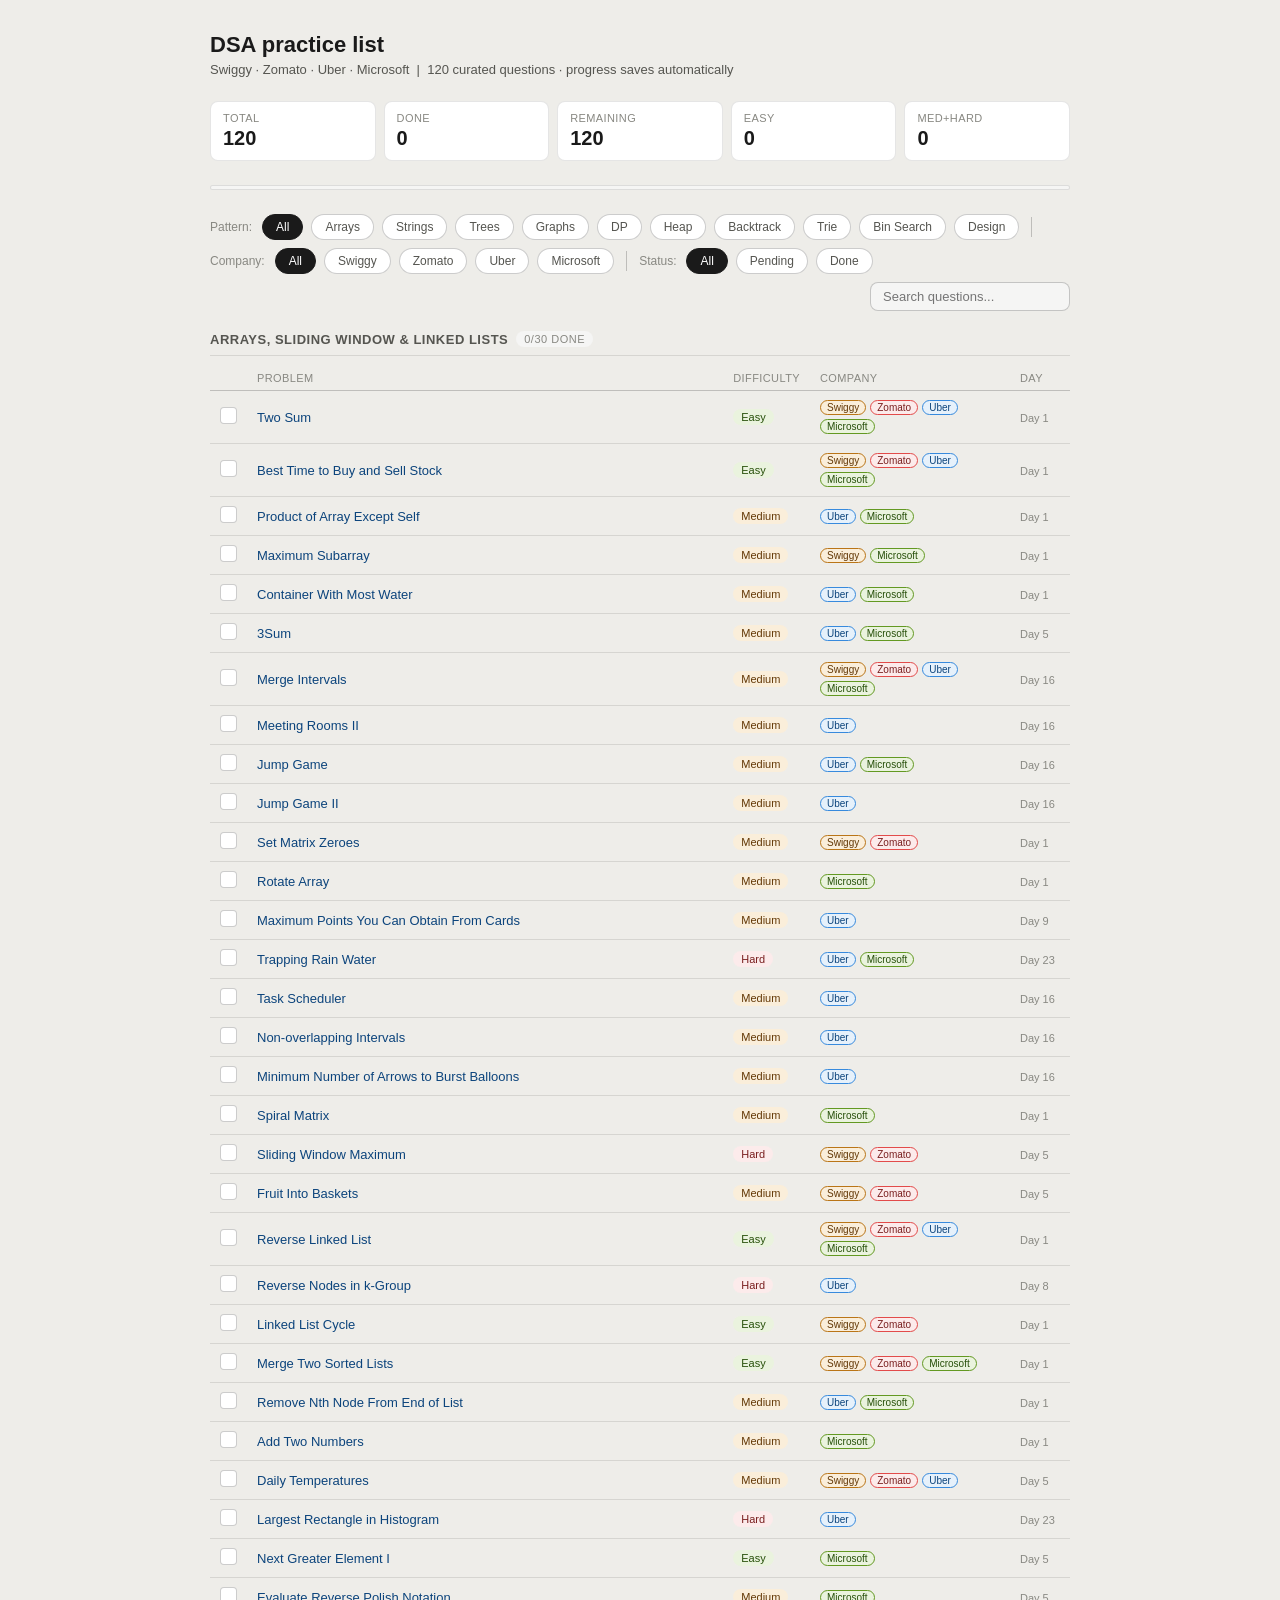
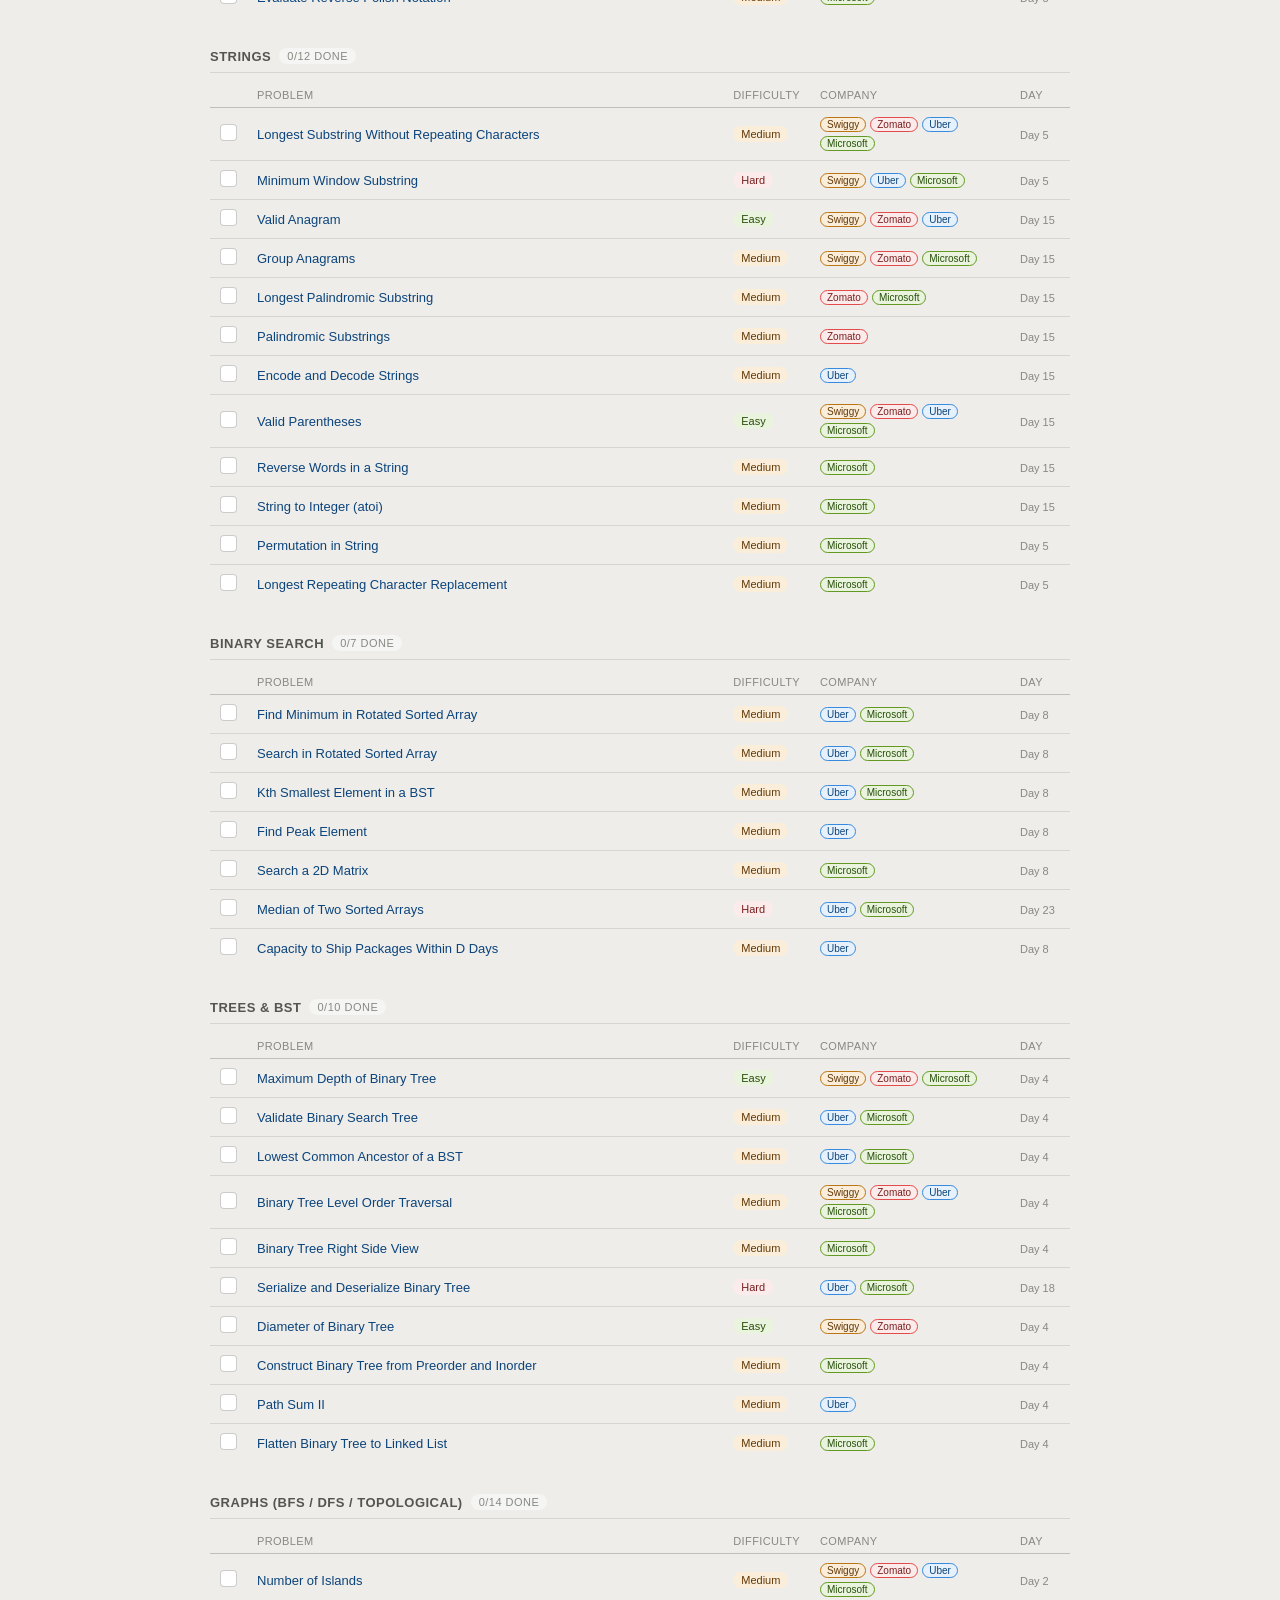
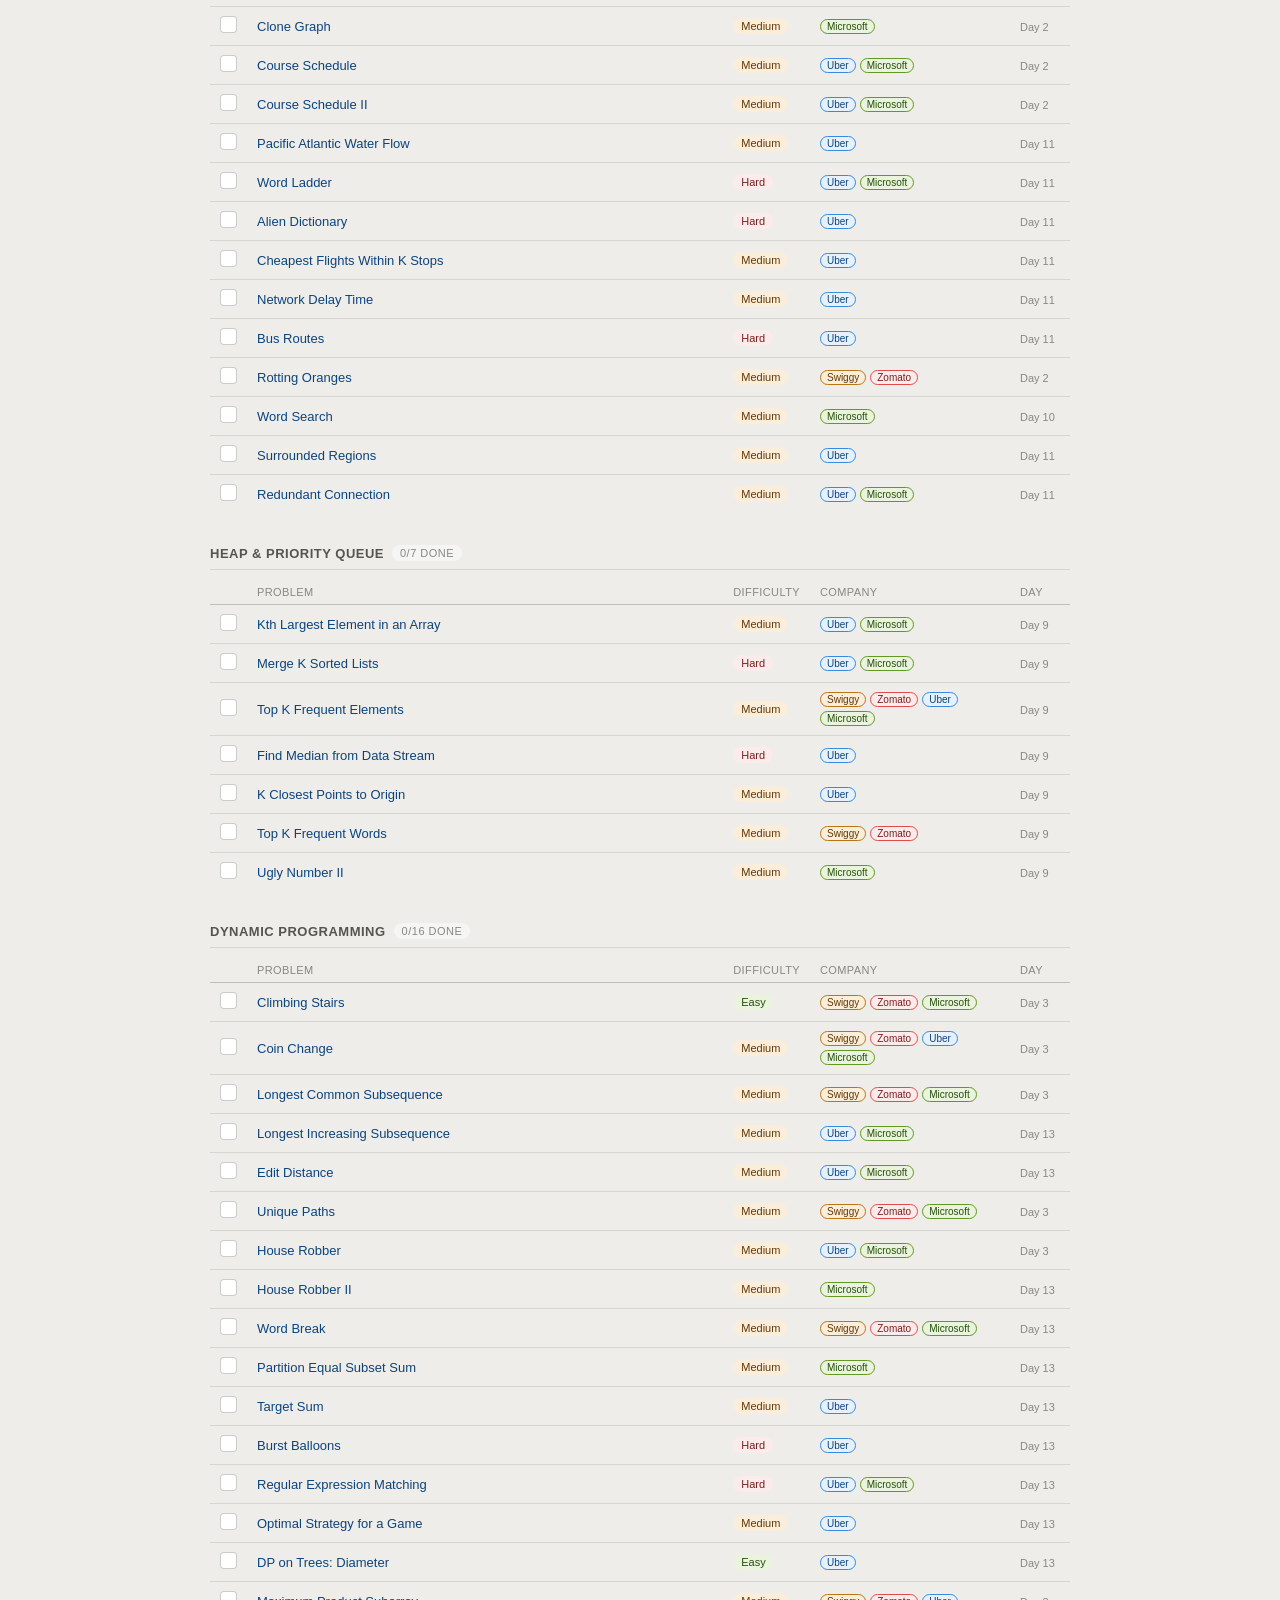
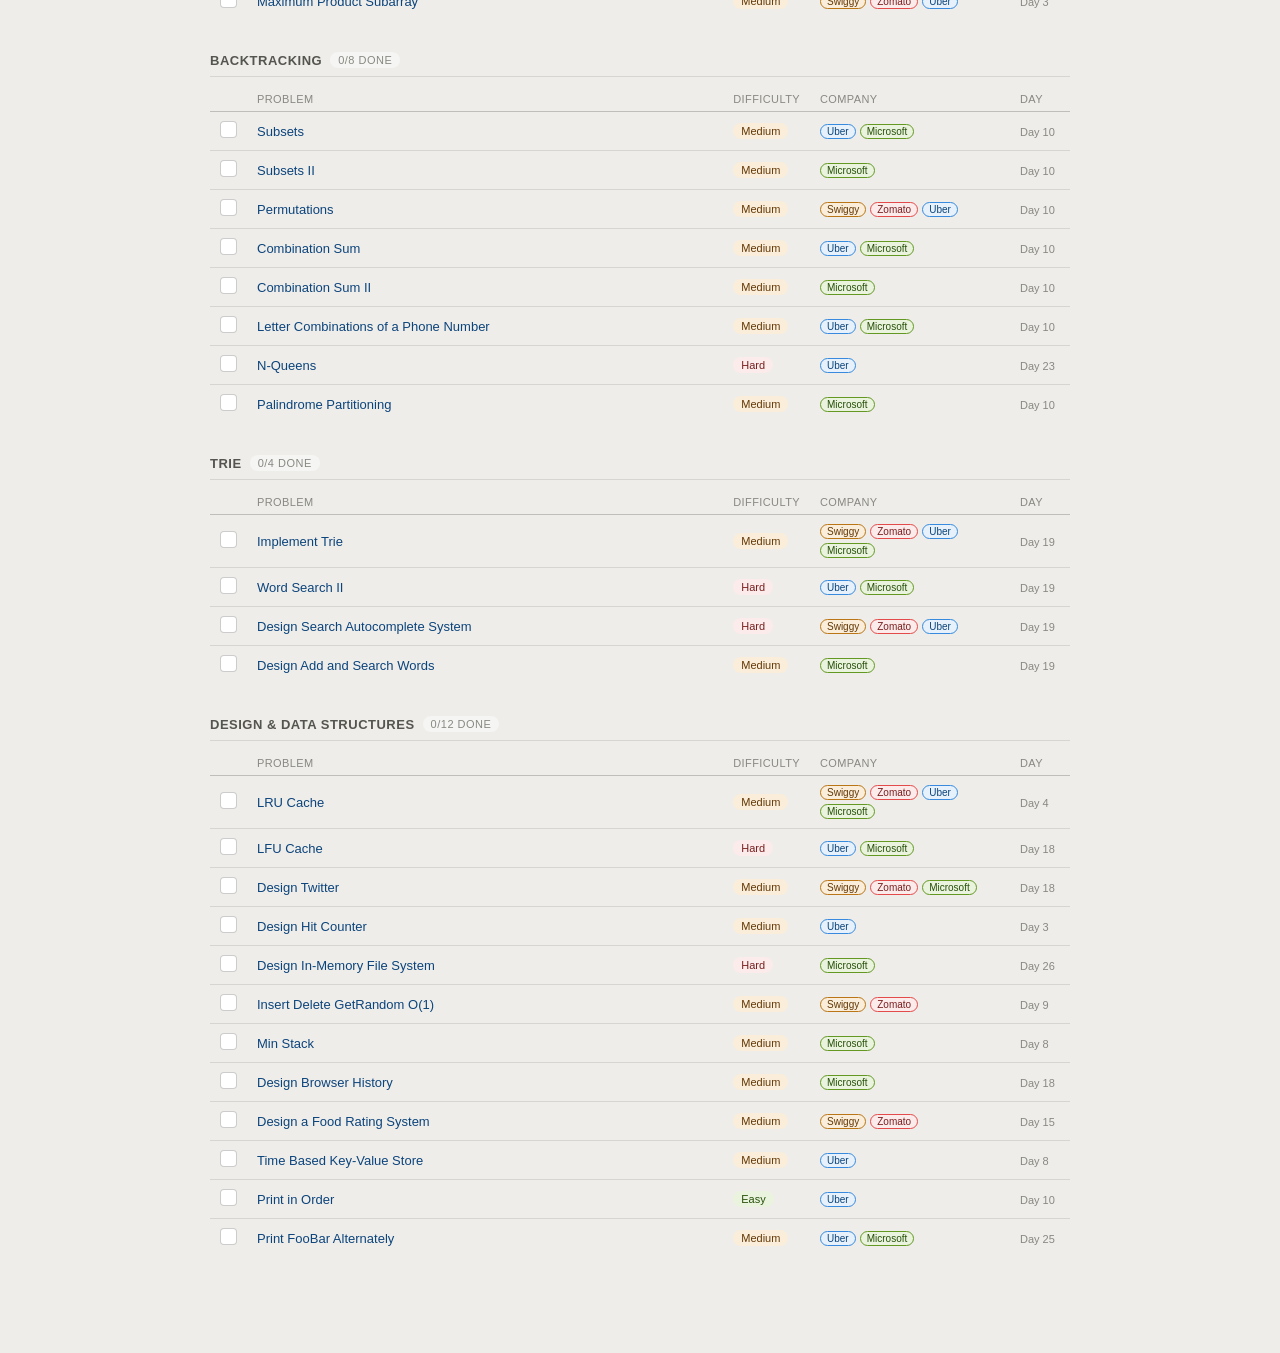
<file: static/dsaQuestions/index.html>
<!DOCTYPE html>
<html lang="en">
<head>
    <meta charset="UTF-8">
    <meta name="viewport" content="width=device-width, initial-scale=1.0">
    <title>DSA Practice List — Swiggy · Zomato · Uber · Microsoft</title>
    <style>
        *, *::before, *::after { box-sizing: border-box; margin: 0; padding: 0; }

        :root {
            --bg: #ffffff; --bg2: #f5f5f4; --bg3: #eeede9;
            --text: #1a1a1a; --text2: #555550; --text3: #888882;
            --border: rgba(0,0,0,0.1); --border2: rgba(0,0,0,0.2);
            --easy: #27500a; --easy-bg: #eaf3de; --easy-border: #639922;
            --med: #633806; --med-bg: #faeeda; --med-border: #ba7517;
            --hard: #791f1f; --hard-bg: #fcebeb; --hard-border: #e24b4a;
            --done-bg: #eaf3de; --done-border: #639922;
            --info-bg: #e6f1fb; --info-text: #0c447c; --info-border: #378add;
            --rad: 8px; --rad-lg: 12px;
        }
        @media (prefers-color-scheme: dark) {
            :root {
                --bg: #1a1a1a; --bg2: #242424; --bg3: #2e2e2e;
                --text: #f0f0ee; --text2: #aaa9a4; --text3: #6a6a64;
                --border: rgba(255,255,255,0.08); --border2: rgba(255,255,255,0.18);
                --easy: #c0dd97; --easy-bg: #173404; --easy-border: #3b6d11;
                --med: #fac775; --med-bg: #412402; --med-border: #854f0b;
                --hard: #f7c1c1; --hard-bg: #501313; --hard-border: #a32d2d;
                --done-bg: #173404; --done-border: #3b6d11;
                --info-bg: #042c53; --info-text: #b5d4f4; --info-border: #185fa5;
            }
        }

        body { font-family: -apple-system, BlinkMacSystemFont, 'Segoe UI', sans-serif; background: var(--bg3); color: var(--text); }
        .page { max-width: 900px; margin: 0 auto; padding: 2rem 1.25rem 4rem; }

        h1 { font-size: 22px; font-weight: 600; margin-bottom: 4px; }
        .sub { font-size: 13px; color: var(--text2); margin-bottom: 1.5rem; }

        /* Stats row */
        .stats { display: grid; grid-template-columns: repeat(5, 1fr); gap: 8px; margin-bottom: 1.5rem; }
        .sc { background: var(--bg); border-radius: var(--rad); padding: 10px 12px; border: 0.5px solid var(--border); }
        .sl { font-size: 11px; color: var(--text3); text-transform: uppercase; letter-spacing: 0.4px; margin-bottom: 3px; }
        .sv { font-size: 20px; font-weight: 600; }

        /* Progress */
        .prog-wrap { background: var(--bg2); border-radius: 20px; height: 5px; margin-bottom: 1.5rem; border: 0.5px solid var(--border); overflow: hidden; }
        .prog-fill { height: 100%; background: var(--easy-border); border-radius: 20px; transition: width 0.3s; }

        /* Filters */
        .filters { display: flex; gap: 8px; flex-wrap: wrap; margin-bottom: 1.25rem; align-items: center; }
        .filter-label { font-size: 12px; color: var(--text3); margin-right: 2px; }
        .fb { padding: 5px 13px; border-radius: 20px; border: 0.5px solid var(--border2); background: var(--bg); font-size: 12px; cursor: pointer; color: var(--text2); font-family: inherit; transition: all 0.12s; }
        .fb:hover { background: var(--bg2); }
        .fb.on { background: var(--text); color: var(--bg); border-color: var(--text); }
        .search-wrap { margin-left: auto; }
        .search-wrap input { padding: 6px 12px; border-radius: var(--rad); border: 0.5px solid var(--border2); background: var(--bg2); color: var(--text); font-size: 13px; font-family: inherit; outline: none; width: 200px; }
        .search-wrap input:focus { border-color: var(--info-border); }
        .filter-sep { width: 1px; height: 20px; background: var(--border2); margin: 0 4px; }

        /* Section */
        .section { margin-bottom: 2rem; }
        .section-title { font-size: 13px; font-weight: 600; color: var(--text2); text-transform: uppercase; letter-spacing: 0.5px; margin-bottom: 10px; padding-bottom: 8px; border-bottom: 0.5px solid var(--border); display: flex; align-items: center; gap: 8px; }
        .section-count { font-size: 11px; font-weight: 500; color: var(--text3); background: var(--bg2); padding: 2px 8px; border-radius: 20px; }

        /* Table */
        .qtable { width: 100%; border-collapse: collapse; }
        .qtable th { font-size: 11px; color: var(--text3); font-weight: 500; text-align: left; padding: 6px 10px; text-transform: uppercase; letter-spacing: 0.4px; border-bottom: 0.5px solid var(--border2); }
        .qtable td { padding: 9px 10px; font-size: 13px; border-bottom: 0.5px solid var(--border); vertical-align: middle; }
        .qtable tr:last-child td { border-bottom: none; }
        .qtable tr.done td { color: var(--text3); }
        .qtable tr.done .q-name { text-decoration: line-through; }
        .qtable tr:hover td { background: var(--bg2); }
        .qtable tr.done:hover td { background: var(--done-bg); }

        .ck { width: 17px; height: 17px; border-radius: 4px; border: 1.5px solid var(--border2); cursor: pointer; display: inline-flex; align-items: center; justify-content: center; background: var(--bg); flex-shrink: 0; transition: all 0.12s; }
        .ck:hover { border-color: var(--easy-border); }
        .ck.on { background: var(--easy-bg); border-color: var(--easy-border); }
        .ck.on::after { content: ''; width: 9px; height: 5px; border-left: 2px solid var(--easy); border-bottom: 2px solid var(--easy); transform: rotate(-45deg) translateY(-1px); display: block; }

        .q-link { color: var(--info-text); text-decoration: none; font-weight: 500; }
        .q-link:hover { text-decoration: underline; }

        .diff { font-size: 11px; padding: 2px 8px; border-radius: 20px; font-weight: 500; display: inline-block; }
        .d-easy { background: var(--easy-bg); color: var(--easy); }
        .d-med { background: var(--med-bg); color: var(--med); }
        .d-hard { background: var(--hard-bg); color: var(--hard); }

        .co-tags { display: flex; gap: 4px; flex-wrap: wrap; }
        .co { font-size: 10px; padding: 1px 6px; border-radius: 10px; border: 0.5px solid var(--border2); color: var(--text3); background: var(--bg2); white-space: nowrap; }
        .co.swiggy { background: var(--med-bg); color: var(--med); border-color: var(--med-border); }
        .co.zomato { background: var(--hard-bg); color: var(--hard); border-color: var(--hard-border); }
        .co.uber { background: var(--info-bg); color: var(--info-text); border-color: var(--info-border); }
        .co.ms { background: var(--easy-bg); color: var(--easy); border-color: var(--easy-border); }

        .day-tag { font-size: 11px; color: var(--text3); white-space: nowrap; }

        .hidden { display: none; }

        /* Toast */
        .toast { position: fixed; bottom: 24px; right: 24px; background: var(--text); color: var(--bg); padding: 9px 16px; border-radius: var(--rad); font-size: 13px; opacity: 0; transition: opacity 0.25s; pointer-events: none; z-index: 99; }
        .toast.show { opacity: 1; }

        @media (max-width: 600px) {
            .stats { grid-template-columns: repeat(3, 1fr); }
            .co-tags { display: none; }
            .search-wrap input { width: 140px; }
            .qtable th:nth-child(5), .qtable td:nth-child(5) { display: none; }
        }
    </style>
</head>
<body>
<div class="page">
    <h1>DSA practice list</h1>
    <p class="sub">Swiggy · Zomato · Uber · Microsoft &nbsp;|&nbsp; 120 curated questions · progress saves automatically</p>

    <div class="stats">
        <div class="sc"><div class="sl">Total</div><div class="sv" id="s-total">120</div></div>
        <div class="sc"><div class="sl">Done</div><div class="sv" id="s-done">0</div></div>
        <div class="sc"><div class="sl">Remaining</div><div class="sv" id="s-rem">120</div></div>
        <div class="sc"><div class="sl">Easy</div><div class="sv" id="s-easy">0</div></div>
        <div class="sc"><div class="sl">Med+Hard</div><div class="sv" id="s-mh">0</div></div>
    </div>
    <div class="prog-wrap"><div class="prog-fill" id="prog" style="width:0%"></div></div>

    <div class="filters">
        <span class="filter-label">Pattern:</span>
        <button class="fb on" onclick="setFilter('pattern','all',this)">All</button>
        <button class="fb" onclick="setFilter('pattern','arrays',this)">Arrays</button>
        <button class="fb" onclick="setFilter('pattern','strings',this)">Strings</button>
        <button class="fb" onclick="setFilter('pattern','trees',this)">Trees</button>
        <button class="fb" onclick="setFilter('pattern','graphs',this)">Graphs</button>
        <button class="fb" onclick="setFilter('pattern','dp',this)">DP</button>
        <button class="fb" onclick="setFilter('pattern','heap',this)">Heap</button>
        <button class="fb" onclick="setFilter('pattern','backtrack',this)">Backtrack</button>
        <button class="fb" onclick="setFilter('pattern','trie',this)">Trie</button>
        <button class="fb" onclick="setFilter('pattern','binsearch',this)">Bin Search</button>
        <button class="fb" onclick="setFilter('pattern','design',this)">Design</button>
        <div class="filter-sep"></div>
        <span class="filter-label">Company:</span>
        <button class="fb on" onclick="setFilter('company','all',this)">All</button>
        <button class="fb" onclick="setFilter('company','swiggy',this)">Swiggy</button>
        <button class="fb" onclick="setFilter('company','zomato',this)">Zomato</button>
        <button class="fb" onclick="setFilter('company','uber',this)">Uber</button>
        <button class="fb" onclick="setFilter('company','ms',this)">Microsoft</button>
        <div class="filter-sep"></div>
        <span class="filter-label">Status:</span>
        <button class="fb on" onclick="setFilter('status','all',this)">All</button>
        <button class="fb" onclick="setFilter('status','pending',this)">Pending</button>
        <button class="fb" onclick="setFilter('status','done',this)">Done</button>
        <div class="search-wrap">
            <input type="text" id="search" placeholder="Search questions..." oninput="renderAll()">
        </div>
    </div>

    <div id="container"></div>
</div>
<div class="toast" id="toast"></div>

<script>
    // Q format: [id, name, url, difficulty, pattern, companies[], day]
    // companies: 's'=swiggy, 'z'=zomato, 'u'=uber, 'm'=microsoft
    const Q = [
        // ── ARRAYS ──────────────────────────────────────────────────────────────
        [1,'Two Sum','https://leetcode.com/problems/two-sum/','Easy','arrays',['s','z','u','m'],1],
        [2,'Best Time to Buy and Sell Stock','https://leetcode.com/problems/best-time-to-buy-and-sell-stock/','Easy','arrays',['s','z','u','m'],1],
        [3,'Product of Array Except Self','https://leetcode.com/problems/product-of-array-except-self/','Medium','arrays',['u','m'],1],
        [4,'Maximum Subarray','https://leetcode.com/problems/maximum-subarray/','Medium','arrays',['s','m'],1],
        [5,'Container With Most Water','https://leetcode.com/problems/container-with-most-water/','Medium','arrays',['u','m'],1],
        [6,'3Sum','https://leetcode.com/problems/3sum/','Medium','arrays',['u','m'],5],
        [7,'Merge Intervals','https://leetcode.com/problems/merge-intervals/','Medium','arrays',['s','z','u','m'],16],
        [8,'Meeting Rooms II','https://leetcode.com/problems/meeting-rooms-ii/','Medium','arrays',['u'],16],
        [9,'Jump Game','https://leetcode.com/problems/jump-game/','Medium','arrays',['u','m'],16],
        [10,'Jump Game II','https://leetcode.com/problems/jump-game-ii/','Medium','arrays',['u'],16],
        [11,'Set Matrix Zeroes','https://leetcode.com/problems/set-matrix-zeroes/','Medium','arrays',['s','z'],1],
        [12,'Rotate Array','https://leetcode.com/problems/rotate-array/','Medium','arrays',['m'],1],
        [13,'Find Minimum in Rotated Sorted Array','https://leetcode.com/problems/find-minimum-in-rotated-sorted-array/','Medium','binsearch',['u','m'],8],
        [14,'Search in Rotated Sorted Array','https://leetcode.com/problems/search-in-rotated-sorted-array/','Medium','binsearch',['u','m'],8],
        [15,'Maximum Points You Can Obtain From Cards','https://leetcode.com/problems/maximum-points-you-can-obtain-from-cards/','Medium','arrays',['u'],9],
        [16,'Trapping Rain Water','https://leetcode.com/problems/trapping-rain-water/','Hard','arrays',['u','m'],23],
        [17,'Task Scheduler','https://leetcode.com/problems/task-scheduler/','Medium','arrays',['u'],16],
        [18,'Non-overlapping Intervals','https://leetcode.com/problems/non-overlapping-intervals/','Medium','arrays',['u'],16],
        [19,'Minimum Number of Arrows to Burst Balloons','https://leetcode.com/problems/minimum-number-of-arrows-to-burst-balloons/','Medium','arrays',['u'],16],
        [20,'Spiral Matrix','https://leetcode.com/problems/spiral-matrix/','Medium','arrays',['m'],1],

        // ── STRINGS ─────────────────────────────────────────────────────────────
        [21,'Longest Substring Without Repeating Characters','https://leetcode.com/problems/longest-substring-without-repeating-characters/','Medium','strings',['s','z','u','m'],5],
        [22,'Minimum Window Substring','https://leetcode.com/problems/minimum-window-substring/','Hard','strings',['s','u','m'],5],
        [23,'Valid Anagram','https://leetcode.com/problems/valid-anagram/','Easy','strings',['s','z','u'],15],
        [24,'Group Anagrams','https://leetcode.com/problems/group-anagrams/','Medium','strings',['s','z','m'],15],
        [25,'Longest Palindromic Substring','https://leetcode.com/problems/longest-palindromic-substring/','Medium','strings',['z','m'],15],
        [26,'Palindromic Substrings','https://leetcode.com/problems/palindromic-substrings/','Medium','strings',['z'],15],
        [27,'Encode and Decode Strings','https://leetcode.com/problems/encode-and-decode-strings/','Medium','strings',['u'],15],
        [28,'Valid Parentheses','https://leetcode.com/problems/valid-parentheses/','Easy','strings',['s','z','u','m'],15],
        [29,'Reverse Words in a String','https://leetcode.com/problems/reverse-words-in-a-string/','Medium','strings',['m'],15],
        [30,'String to Integer (atoi)','https://leetcode.com/problems/string-to-integer-atoi/','Medium','strings',['m'],15],

        // ── SLIDING WINDOW ───────────────────────────────────────────────────────
        [31,'Sliding Window Maximum','https://leetcode.com/problems/sliding-window-maximum/','Hard','arrays',['s','z'],5],
        [32,'Permutation in String','https://leetcode.com/problems/permutation-in-string/','Medium','strings',['m'],5],
        [33,'Longest Repeating Character Replacement','https://leetcode.com/problems/longest-repeating-character-replacement/','Medium','strings',['m'],5],
        [34,'Fruit Into Baskets','https://leetcode.com/problems/fruit-into-baskets/','Medium','arrays',['s','z'],5],

        // ── BINARY SEARCH ───────────────────────────────────────────────────────
        [35,'Kth Smallest Element in a BST','https://leetcode.com/problems/kth-smallest-element-in-a-bst/','Medium','binsearch',['u','m'],8],
        [36,'Find Peak Element','https://leetcode.com/problems/find-peak-element/','Medium','binsearch',['u'],8],
        [37,'Search a 2D Matrix','https://leetcode.com/problems/search-a-2d-matrix/','Medium','binsearch',['m'],8],
        [38,'Kth Largest Element in an Array','https://leetcode.com/problems/kth-largest-element-in-an-array/','Medium','heap',['u','m'],9],
        [39,'Median of Two Sorted Arrays','https://leetcode.com/problems/median-of-two-sorted-arrays/','Hard','binsearch',['u','m'],23],
        [40,'Capacity to Ship Packages Within D Days','https://leetcode.com/problems/capacity-to-ship-packages-within-d-days/','Medium','binsearch',['u'],8],

        // ── LINKED LISTS ────────────────────────────────────────────────────────
        [41,'Reverse Linked List','https://leetcode.com/problems/reverse-linked-list/','Easy','arrays',['s','z','u','m'],1],
        [42,'Reverse Nodes in k-Group','https://leetcode.com/problems/reverse-nodes-in-k-group/','Hard','arrays',['u'],8],
        [43,'Linked List Cycle','https://leetcode.com/problems/linked-list-cycle/','Easy','arrays',['s','z'],1],
        [44,'Merge Two Sorted Lists','https://leetcode.com/problems/merge-two-sorted-lists/','Easy','arrays',['s','z','m'],1],
        [45,'Remove Nth Node From End of List','https://leetcode.com/problems/remove-nth-node-from-end-of-list/','Medium','arrays',['u','m'],1],
        [46,'Add Two Numbers','https://leetcode.com/problems/add-two-numbers/','Medium','arrays',['m'],1],

        // ── TREES ───────────────────────────────────────────────────────────────
        [47,'Maximum Depth of Binary Tree','https://leetcode.com/problems/maximum-depth-of-binary-tree/','Easy','trees',['s','z','m'],4],
        [48,'Validate Binary Search Tree','https://leetcode.com/problems/validate-binary-search-tree/','Medium','trees',['u','m'],4],
        [49,'Lowest Common Ancestor of a BST','https://leetcode.com/problems/lowest-common-ancestor-of-a-binary-search-tree/','Medium','trees',['u','m'],4],
        [50,'Binary Tree Level Order Traversal','https://leetcode.com/problems/binary-tree-level-order-traversal/','Medium','trees',['s','z','u','m'],4],
        [51,'Binary Tree Right Side View','https://leetcode.com/problems/binary-tree-right-side-view/','Medium','trees',['m'],4],
        [52,'Serialize and Deserialize Binary Tree','https://leetcode.com/problems/serialize-and-deserialize-binary-tree/','Hard','trees',['u','m'],18],
        [53,'Diameter of Binary Tree','https://leetcode.com/problems/diameter-of-binary-tree/','Easy','trees',['s','z'],4],
        [54,'Construct Binary Tree from Preorder and Inorder','https://leetcode.com/problems/construct-binary-tree-from-preorder-and-inorder-traversal/','Medium','trees',['m'],4],
        [55,'Path Sum II','https://leetcode.com/problems/path-sum-ii/','Medium','trees',['u'],4],
        [56,'Flatten Binary Tree to Linked List','https://leetcode.com/problems/flatten-binary-tree-to-linked-list/','Medium','trees',['m'],4],

        // ── GRAPHS ──────────────────────────────────────────────────────────────
        [57,'Number of Islands','https://leetcode.com/problems/number-of-islands/','Medium','graphs',['s','z','u','m'],2],
        [58,'Clone Graph','https://leetcode.com/problems/clone-graph/','Medium','graphs',['m'],2],
        [59,'Course Schedule','https://leetcode.com/problems/course-schedule/','Medium','graphs',['u','m'],2],
        [60,'Course Schedule II','https://leetcode.com/problems/course-schedule-ii/','Medium','graphs',['u','m'],2],
        [61,'Pacific Atlantic Water Flow','https://leetcode.com/problems/pacific-atlantic-water-flow/','Medium','graphs',['u'],11],
        [62,'Word Ladder','https://leetcode.com/problems/word-ladder/','Hard','graphs',['u','m'],11],
        [63,'Alien Dictionary','https://leetcode.com/problems/alien-dictionary/','Hard','graphs',['u'],11],
        [64,'Cheapest Flights Within K Stops','https://leetcode.com/problems/cheapest-flights-within-k-stops/','Medium','graphs',['u'],11],
        [65,'Network Delay Time','https://leetcode.com/problems/network-delay-time/','Medium','graphs',['u'],11],
        [66,'Bus Routes','https://leetcode.com/problems/bus-routes/','Hard','graphs',['u'],11],
        [67,'Rotting Oranges','https://leetcode.com/problems/rotting-oranges/','Medium','graphs',['s','z'],2],
        [68,'Word Search','https://leetcode.com/problems/word-search/','Medium','graphs',['m'],10],
        [69,'Surrounded Regions','https://leetcode.com/problems/surrounded-regions/','Medium','graphs',['u'],11],
        [70,'Redundant Connection','https://leetcode.com/problems/redundant-connection/','Medium','graphs',['u','m'],11],

        // ── HEAP / PRIORITY QUEUE ───────────────────────────────────────────────
        [71,'Merge K Sorted Lists','https://leetcode.com/problems/merge-k-sorted-lists/','Hard','heap',['u','m'],9],
        [72,'Top K Frequent Elements','https://leetcode.com/problems/top-k-frequent-elements/','Medium','heap',['s','z','u','m'],9],
        [73,'Find Median from Data Stream','https://leetcode.com/problems/find-median-from-data-stream/','Hard','heap',['u'],9],
        [74,'K Closest Points to Origin','https://leetcode.com/problems/k-closest-points-to-origin/','Medium','heap',['u'],9],
        [75,'Top K Frequent Words','https://leetcode.com/problems/top-k-frequent-words/','Medium','heap',['s','z'],9],
        [76,'Ugly Number II','https://leetcode.com/problems/ugly-number-ii/','Medium','heap',['m'],9],

        // ── DYNAMIC PROGRAMMING ─────────────────────────────────────────────────
        [77,'Climbing Stairs','https://leetcode.com/problems/climbing-stairs/','Easy','dp',['s','z','m'],3],
        [78,'Coin Change','https://leetcode.com/problems/coin-change/','Medium','dp',['s','z','u','m'],3],
        [79,'Longest Common Subsequence','https://leetcode.com/problems/longest-common-subsequence/','Medium','dp',['s','z','m'],3],
        [80,'Longest Increasing Subsequence','https://leetcode.com/problems/longest-increasing-subsequence/','Medium','dp',['u','m'],13],
        [81,'Edit Distance','https://leetcode.com/problems/edit-distance/','Medium','dp',['u','m'],13],
        [82,'Unique Paths','https://leetcode.com/problems/unique-paths/','Medium','dp',['s','z','m'],3],
        [83,'House Robber','https://leetcode.com/problems/house-robber/','Medium','dp',['u','m'],3],
        [84,'House Robber II','https://leetcode.com/problems/house-robber-ii/','Medium','dp',['m'],13],
        [85,'Word Break','https://leetcode.com/problems/word-break/','Medium','dp',['s','z','m'],13],
        [86,'Partition Equal Subset Sum','https://leetcode.com/problems/partition-equal-subset-sum/','Medium','dp',['m'],13],
        [87,'Target Sum','https://leetcode.com/problems/target-sum/','Medium','dp',['u'],13],
        [88,'Burst Balloons','https://leetcode.com/problems/burst-balloons/','Hard','dp',['u'],13],
        [89,'Regular Expression Matching','https://leetcode.com/problems/regular-expression-matching/','Hard','dp',['u','m'],13],
        [90,'Optimal Strategy for a Game','https://leetcode.com/problems/predict-the-winner/','Medium','dp',['u'],13],
        [91,'DP on Trees: Diameter','https://leetcode.com/problems/diameter-of-binary-tree/','Easy','dp',['u'],13],
        [92,'Maximum Product Subarray','https://leetcode.com/problems/maximum-product-subarray/','Medium','dp',['s','z','u'],3],

        // ── BACKTRACKING ────────────────────────────────────────────────────────
        [93,'Subsets','https://leetcode.com/problems/subsets/','Medium','backtrack',['u','m'],10],
        [94,'Subsets II','https://leetcode.com/problems/subsets-ii/','Medium','backtrack',['m'],10],
        [95,'Permutations','https://leetcode.com/problems/permutations/','Medium','backtrack',['s','z','u'],10],
        [96,'Combination Sum','https://leetcode.com/problems/combination-sum/','Medium','backtrack',['u','m'],10],
        [97,'Combination Sum II','https://leetcode.com/problems/combination-sum-ii/','Medium','backtrack',['m'],10],
        [98,'Letter Combinations of a Phone Number','https://leetcode.com/problems/letter-combinations-of-a-phone-number/','Medium','backtrack',['u','m'],10],
        [99,'N-Queens','https://leetcode.com/problems/n-queens/','Hard','backtrack',['u'],23],
        [100,'Palindrome Partitioning','https://leetcode.com/problems/palindrome-partitioning/','Medium','backtrack',['m'],10],

        // ── TRIE ────────────────────────────────────────────────────────────────
        [101,'Implement Trie','https://leetcode.com/problems/implement-trie-prefix-tree/','Medium','trie',['s','z','u','m'],19],
        [102,'Word Search II','https://leetcode.com/problems/word-search-ii/','Hard','trie',['u','m'],19],
        [103,'Design Search Autocomplete System','https://leetcode.com/problems/design-search-autocomplete-system/','Hard','trie',['s','z','u'],19],
        [104,'Design Add and Search Words','https://leetcode.com/problems/design-add-and-search-words-data-structure/','Medium','trie',['m'],19],

        // ── DESIGN (SYSTEM / DATA STRUCTURE) ────────────────────────────────────
        [105,'LRU Cache','https://leetcode.com/problems/lru-cache/','Medium','design',['s','z','u','m'],4],
        [106,'LFU Cache','https://leetcode.com/problems/lfu-cache/','Hard','design',['u','m'],18],
        [107,'Design Twitter','https://leetcode.com/problems/design-twitter/','Medium','design',['s','z','m'],18],
        [108,'Design Hit Counter','https://leetcode.com/problems/design-hit-counter/','Medium','design',['u'],3],
        [109,'Design In-Memory File System','https://leetcode.com/problems/design-in-memory-file-system/','Hard','design',['m'],26],
        [110,'Insert Delete GetRandom O(1)','https://leetcode.com/problems/insert-delete-getrandom-o1/','Medium','design',['s','z'],9],
        [111,'Min Stack','https://leetcode.com/problems/min-stack/','Medium','design',['m'],8],
        [112,'Design Browser History','https://leetcode.com/problems/design-browser-history/','Medium','design',['m'],18],
        [113,'Design a Food Rating System','https://leetcode.com/problems/design-a-food-rating-system/','Medium','design',['s','z'],15],
        [114,'Time Based Key-Value Store','https://leetcode.com/problems/time-based-key-value-store/','Medium','design',['u'],8],

        // ── STACK / MONOTONIC ───────────────────────────────────────────────────
        [115,'Daily Temperatures','https://leetcode.com/problems/daily-temperatures/','Medium','arrays',['s','z','u'],5],
        [116,'Largest Rectangle in Histogram','https://leetcode.com/problems/largest-rectangle-in-histogram/','Hard','arrays',['u'],23],
        [117,'Next Greater Element I','https://leetcode.com/problems/next-greater-element-i/','Easy','arrays',['m'],5],
        [118,'Evaluate Reverse Polish Notation','https://leetcode.com/problems/evaluate-reverse-polish-notation/','Medium','arrays',['m'],5],

        // ── CONCURRENCY ─────────────────────────────────────────────────────────
        [119,'Print in Order','https://leetcode.com/problems/print-in-order/','Easy','design',['u'],10],
        [120,'Print FooBar Alternately','https://leetcode.com/problems/print-foobar-alternately/','Medium','design',['u','m'],25],
    ];

    const SECTION_NAMES = {
        arrays: 'Arrays, Sliding Window & Linked Lists',
        strings: 'Strings',
        binsearch: 'Binary Search',
        trees: 'Trees & BST',
        graphs: 'Graphs (BFS / DFS / Topological)',
        heap: 'Heap & Priority Queue',
        dp: 'Dynamic Programming',
        backtrack: 'Backtracking',
        trie: 'Trie',
        design: 'Design & Data Structures',
    };

    const SECTION_ORDER = ['arrays','strings','binsearch','trees','graphs','heap','dp','backtrack','trie','design'];

    const CO_MAP = { s:'swiggy', z:'zomato', u:'uber', m:'ms' };
    const CO_LABEL = { s:'Swiggy', z:'Zomato', u:'Uber', m:'Microsoft' };

    const SK = 'dsa30_v1';
    let state = { done: [] };
    function load() {
        try { const r = localStorage.getItem(SK); if (r) state = JSON.parse(r); if (!Array.isArray(state.done)) state.done = []; } catch(e) { state = {done:[]}; }
    }
    function save() { try { localStorage.setItem(SK, JSON.stringify(state)); } catch(e) {} }

    let filters = { pattern: 'all', company: 'all', status: 'all' };

    function setFilter(type, val, btn) {
        filters[type] = val;
        const group = btn.parentElement.querySelectorAll('.fb');
        // only toggle within same group (between the separators)
        let inGroup = false;
        const allBtns = document.querySelectorAll('.fb');
        // simple approach: find buttons that call setFilter with same type
        allBtns.forEach(b => {
            const oc = b.getAttribute('onclick') || '';
            if (oc.includes(`'${type}'`)) b.classList.remove('on');
        });
        btn.classList.add('on');
        renderAll();
    }

    function renderAll() {
        const search = document.getElementById('search').value.toLowerCase();
        const container = document.getElementById('container');
        container.innerHTML = '';

        let totalVisible = 0;

        SECTION_ORDER.forEach(pattern => {
            let qs = Q.filter(q => {
                if (filters.pattern !== 'all' && q[4] !== filters.pattern) return false;
                if (filters.company !== 'all' && !q[5].includes(Object.keys(CO_MAP).find(k => CO_MAP[k] === filters.company))) return false;
                if (filters.status === 'done' && !state.done.includes(q[0])) return false;
                if (filters.status === 'pending' && state.done.includes(q[0])) return false;
                if (search && !q[1].toLowerCase().includes(search)) return false;
                if (q[4] !== pattern) return false;
                return true;
            });

            if (qs.length === 0) return;
            totalVisible += qs.length;

            const sec = document.createElement('div');
            sec.className = 'section';

            const rows = qs.map(q => {
                const isDone = state.done.includes(q[0]);
                const coTags = q[5].map(c => `<span class="co ${CO_MAP[c]}">${CO_LABEL[c]}</span>`).join('');
                const diffCls = q[3] === 'Easy' ? 'd-easy' : q[3] === 'Medium' ? 'd-med' : 'd-hard';
                return `<tr class="${isDone ? 'done' : ''}" id="row-${q[0]}">
        <td style="width:32px"><div class="ck ${isDone ? 'on' : ''}" onclick="toggle(${q[0]},this)" role="checkbox" aria-checked="${isDone}" aria-label="Mark done"></div></td>
        <td class="q-name"><a class="q-link" href="${q[2]}" target="_blank" rel="noopener">${q[1]}</a></td>
        <td style="width:80px"><span class="diff ${diffCls}">${q[3]}</span></td>
        <td style="width:200px"><div class="co-tags">${coTags}</div></td>
        <td style="width:60px"><span class="day-tag">Day ${q[6]}</span></td>
      </tr>`;
            }).join('');

            const doneInSection = qs.filter(q => state.done.includes(q[0])).length;

            sec.innerHTML = `
      <div class="section-title">
        ${SECTION_NAMES[pattern]}
        <span class="section-count">${doneInSection}/${qs.length} done</span>
      </div>
      <table class="qtable">
        <thead><tr>
          <th></th>
          <th>Problem</th>
          <th>Difficulty</th>
          <th>Company</th>
          <th>Day</th>
        </tr></thead>
        <tbody>${rows}</tbody>
      </table>`;
            container.appendChild(sec);
        });

        if (totalVisible === 0) {
            container.innerHTML = `<div style="text-align:center;padding:3rem;color:var(--text3);font-size:14px">No questions match your filters.</div>`;
        }

        updateStats();
    }

    function toggle(id, el) {
        const i = state.done.indexOf(id);
        if (i > -1) { state.done.splice(i, 1); }
        else { state.done.push(id); }
        save();
        el.classList.toggle('on');
        el.setAttribute('aria-checked', String(state.done.includes(id)));
        const row = document.getElementById('row-' + id);
        if (row) {
            row.classList.toggle('done');
            const qname = row.querySelector('.q-name');
            if (qname) qname.classList.toggle('q-name');
        }
        updateStats();
        showToast(state.done.includes(id) ? '✓ Marked done' : 'Marked pending');
    }

    function updateStats() {
        const total = Q.length;
        const done = state.done.length;
        const rem = total - done;
        const easyDone = state.done.filter(id => { const q = Q.find(q => q[0] === id); return q && q[3] === 'Easy'; }).length;
        const mhDone = state.done.filter(id => { const q = Q.find(q => q[0] === id); return q && q[3] !== 'Easy'; }).length;
        document.getElementById('s-total').textContent = total;
        document.getElementById('s-done').textContent = done;
        document.getElementById('s-rem').textContent = rem;
        document.getElementById('s-easy').textContent = easyDone;
        document.getElementById('s-mh').textContent = mhDone;
        document.getElementById('prog').style.width = Math.round((done / total) * 100) + '%';
    }

    function showToast(msg) {
        const t = document.getElementById('toast');
        t.textContent = msg;
        t.classList.add('show');
        setTimeout(() => t.classList.remove('show'), 1800);
    }

    load();
    renderAll();
</script>
</body>
</html>
</file>
